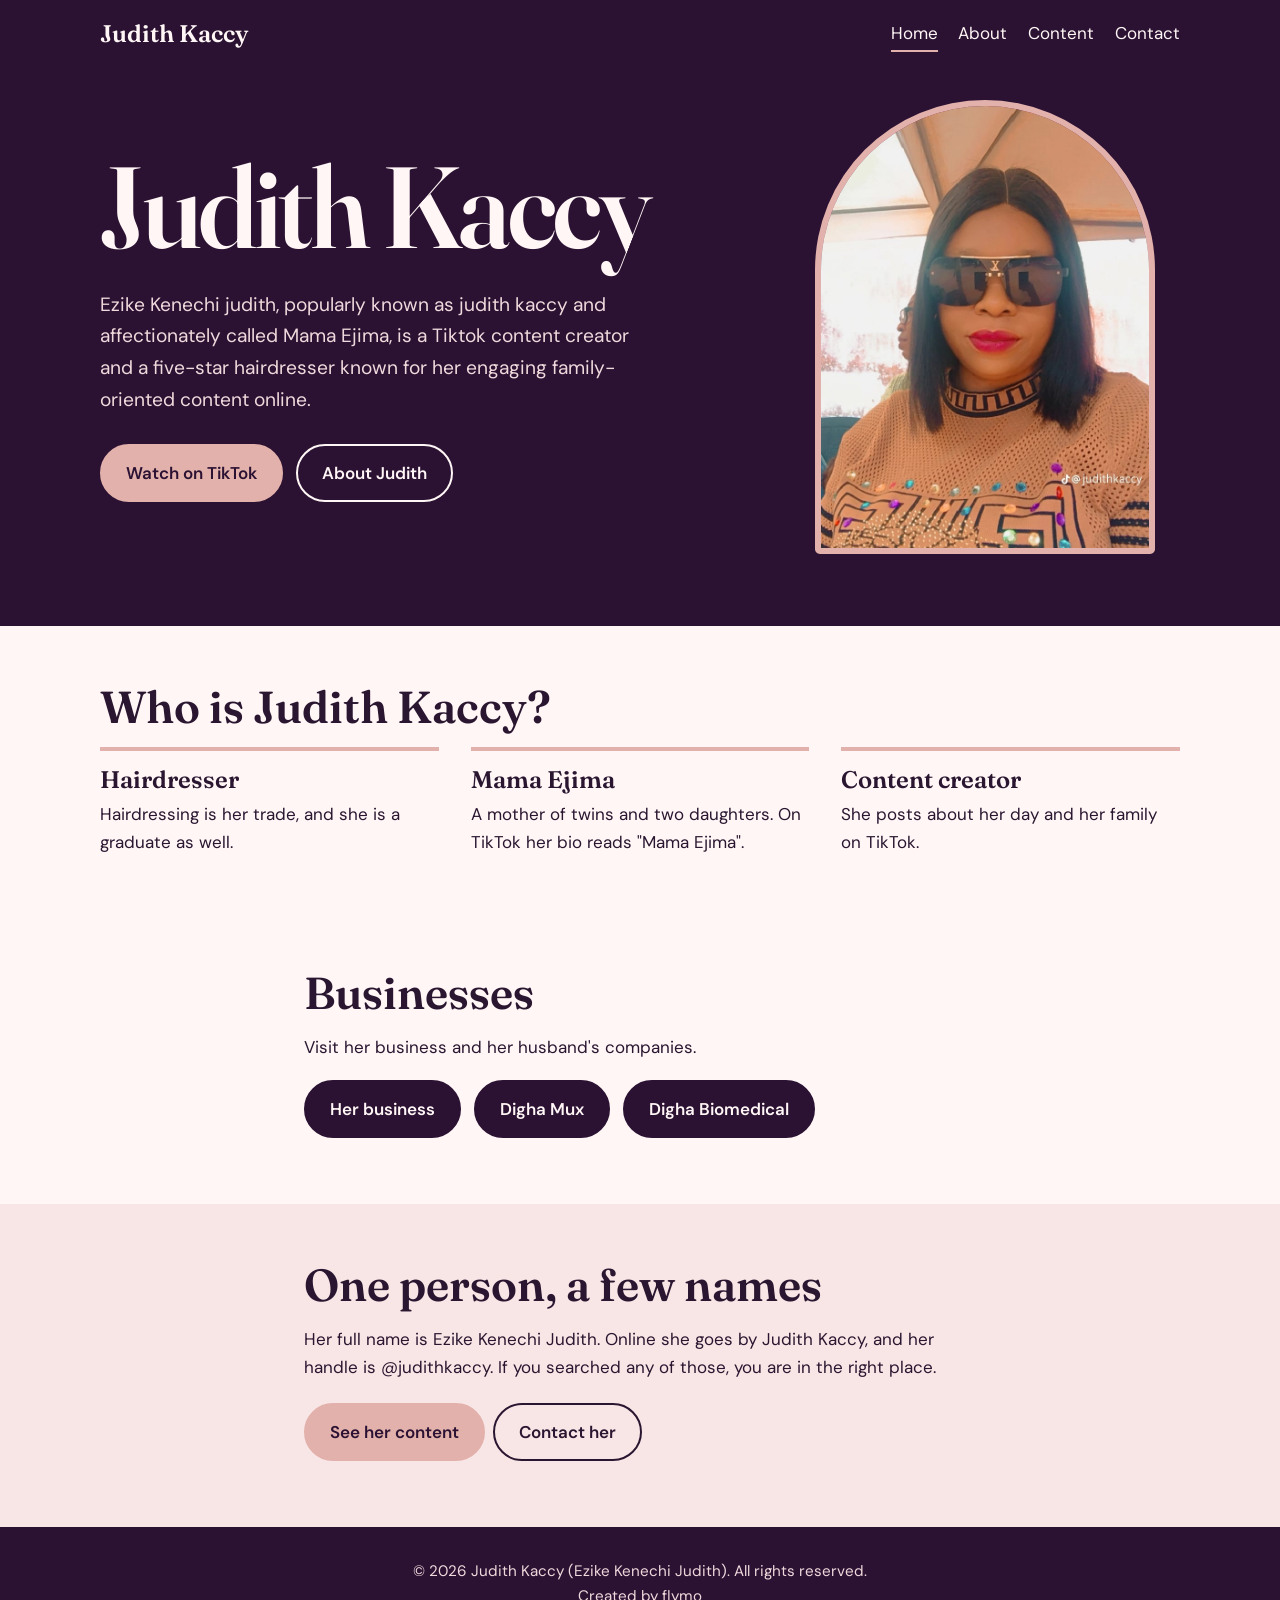
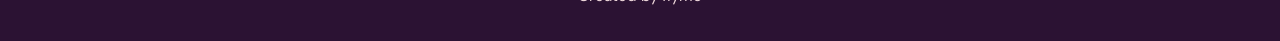
<file: index.html>
<!DOCTYPE html>
<html lang="en">
<head>
<meta charset="utf-8">
<meta name="viewport" content="width=device-width,initial-scale=1">
<title>Judith Kaccy (judithkaccy) | Hairdresser, TikTok Creator and Mama Ejima</title>
<meta name="description" content="Judith Kaccy, also known as judithkaccy, is a hairdresser, mother of twins and TikTok content creator who shares her days and her family.">
<meta name="keywords" content="Judith Kaccy, judithkaccy, Ezike Kenechi Judith, Mama Ejima, hairdresser, TikTok creator, family content">
<meta property="og:title" content="Judith Kaccy (judithkaccy) | Hairdresser, TikTok Creator and Mama Ejima">
<meta property="og:description" content="Judith Kaccy, also known as judithkaccy, is a hairdresser, mother of twins and TikTok content creator who shares her days and her family.">
<meta property="og:type" content="profile">
<meta property="og:image" content="images/judith.jpg">
<link rel="icon" type="image/png" href="favicon.png">
<link rel="preconnect" href="https://fonts.googleapis.com">
<link rel="preconnect" href="https://fonts.gstatic.com" crossorigin>
<link href="https://fonts.googleapis.com/css2?family=DM+Sans:wght@400;600&family=Fraunces:opsz,wght@9..144,600&display=swap" rel="stylesheet">
<link rel="stylesheet" href="style.css">
<script type="application/ld+json">
{
  "@context": "https://schema.org",
  "@graph": [
    {
      "@type": "WebSite",
      "@id": "https://judith-kaccy.vercel.app/#website",
      "url": "https://judith-kaccy.vercel.app/",
      "name": "Judith Kaccy",
      "publisher": {
        "@id": "https://judith-kaccy.vercel.app/#judith-kaccy"
      }
    },
    {
      "@type": "ProfilePage",
      "@id": "https://judith-kaccy.vercel.app/#profile",
      "url": "https://judith-kaccy.vercel.app/",
      "name": "About Judith Kaccy",
      "isPartOf": {
        "@id": "https://judith-kaccy.vercel.app/#website"
      },
      "mainEntity": {
        "@id": "https://judith-kaccy.vercel.app/#judith-kaccy"
      }
    },
    {
      "@type": "Person",
      "@id": "https://judith-kaccy.vercel.app/#judith-kaccy",
      "name": "Judith Kaccy",
      "alternateName": [
        "Ezike Kenechi Judith",
        "Mama Ejima"
      ],
      "url": "https://judith-kaccy.vercel.app/",
      "image": "https://judith-kaccy.vercel.app/images/judith.jpg",
      "description": "Judith Kaccy, also known as Ezike Kenechi Judith, is a hairdresser, TikTok content creator and Chancellor.",
      "jobTitle": [
        "Hairdresser",
        "TikTok Content Creator",
        "Chancellor"
      ],
      "sameAs": [
        "https://www.tiktok.com/@judithkaccy",
        "https://www.facebook.com/share/1BxnoqRags/"
      ],
      "spouse": {
        "@id": "https://judith-kaccy.vercel.app/#ubah-chuma"
      }
    },
    {
      "@type": "Person",
      "@id": "https://judith-kaccy.vercel.app/#ubah-chuma",
      "name": "Engr. Ubah Chuma",
      "spouse": {
        "@id": "https://judith-kaccy.vercel.app/#judith-kaccy"
      }
    },
    {
      "@type": "Organization",
      "@id": "https://judith-kaccy.vercel.app/#kaccy-beauty-hair-salon",
      "name": "KACCY BEAUTY HAIR SALON"
    }
  ]
}
</script>
</head>
<body>
<header><div class="wrap nav"><a class="logo" href="index.html">Judith Kaccy</a>
<nav aria-label="Main"><a href="index.html" aria-current="page">Home</a><a href="about.html">About</a><a href="content.html">Content</a><a href="contact.html">Contact</a></nav></div></header>
<main>
<div class="hero"><div class="wrap">
<div>
<h1>Judith Kaccy</h1>
<p class="lead">Ezike Kenechi judith, popularly known as judith kaccy and affectionately called Mama Ejima, is a Tiktok content creator and a five-star hairdresser known for her engaging family-oriented content online.</p>
<a class="btn" data-link="tiktok" href="#">Watch on TikTok</a>
<a class="btn alt" href="about.html">About Judith</a>
</div>
<div class="arch"><span aria-hidden="true">JK</span><img src="images/judith.jpg" alt="Judith Kaccy" onerror="this.remove()"></div>
</div></div>

<section><div class="wrap">
<h2>Who is Judith Kaccy?</h2>
<div class="three">
<div><h3>Hairdresser</h3><p>Hairdressing is her trade, and she is a graduate as well.</p></div>
<div><h3>Mama Ejima</h3><p>A mother of twins and two daughters. On TikTok her bio reads "Mama Ejima".</p></div>
<div><h3>Content creator</h3><p>She posts about her day and her family on TikTok.</p></div>
</div>
</div></section>

<section><div class="wrap prose">
<h2>Businesses</h2>
<p>Visit her business and her husband's companies.</p>
<p style="margin-top:1.2rem">
<a class="btn" data-link="hairBusiness" href="#" style="color:var(--blush);background:var(--plum);border-color:var(--plum)">Her business</a>
<a class="btn" data-link="dighaMux" href="#" style="color:var(--blush);background:var(--plum);border-color:var(--plum)">Digha Mux</a>
<a class="btn" data-link="dighaBiomedical" href="#" style="color:var(--blush);background:var(--plum);border-color:var(--plum)">Digha Biomedical</a>
</p>
</div></section>

<section class="tint"><div class="wrap prose">
<h2>One person, a few names</h2>
<p>Her full name is Ezike Kenechi Judith. Online she goes by Judith Kaccy, and her handle is @judithkaccy. If you searched any of those, you are in the right place.</p>
<p style="margin-top:1.4rem"><a class="btn" href="content.html">See her content</a><a class="btn alt" href="contact.html">Contact her</a></p>
</div></section>
</main>
<footer><div class="wrap">&copy; 2026 Judith Kaccy (Ezike Kenechi Judith). All rights reserved.<p>Created by flymo</p></div></footer>
<script src="script.js"></script>
</body>
</html>
</file>
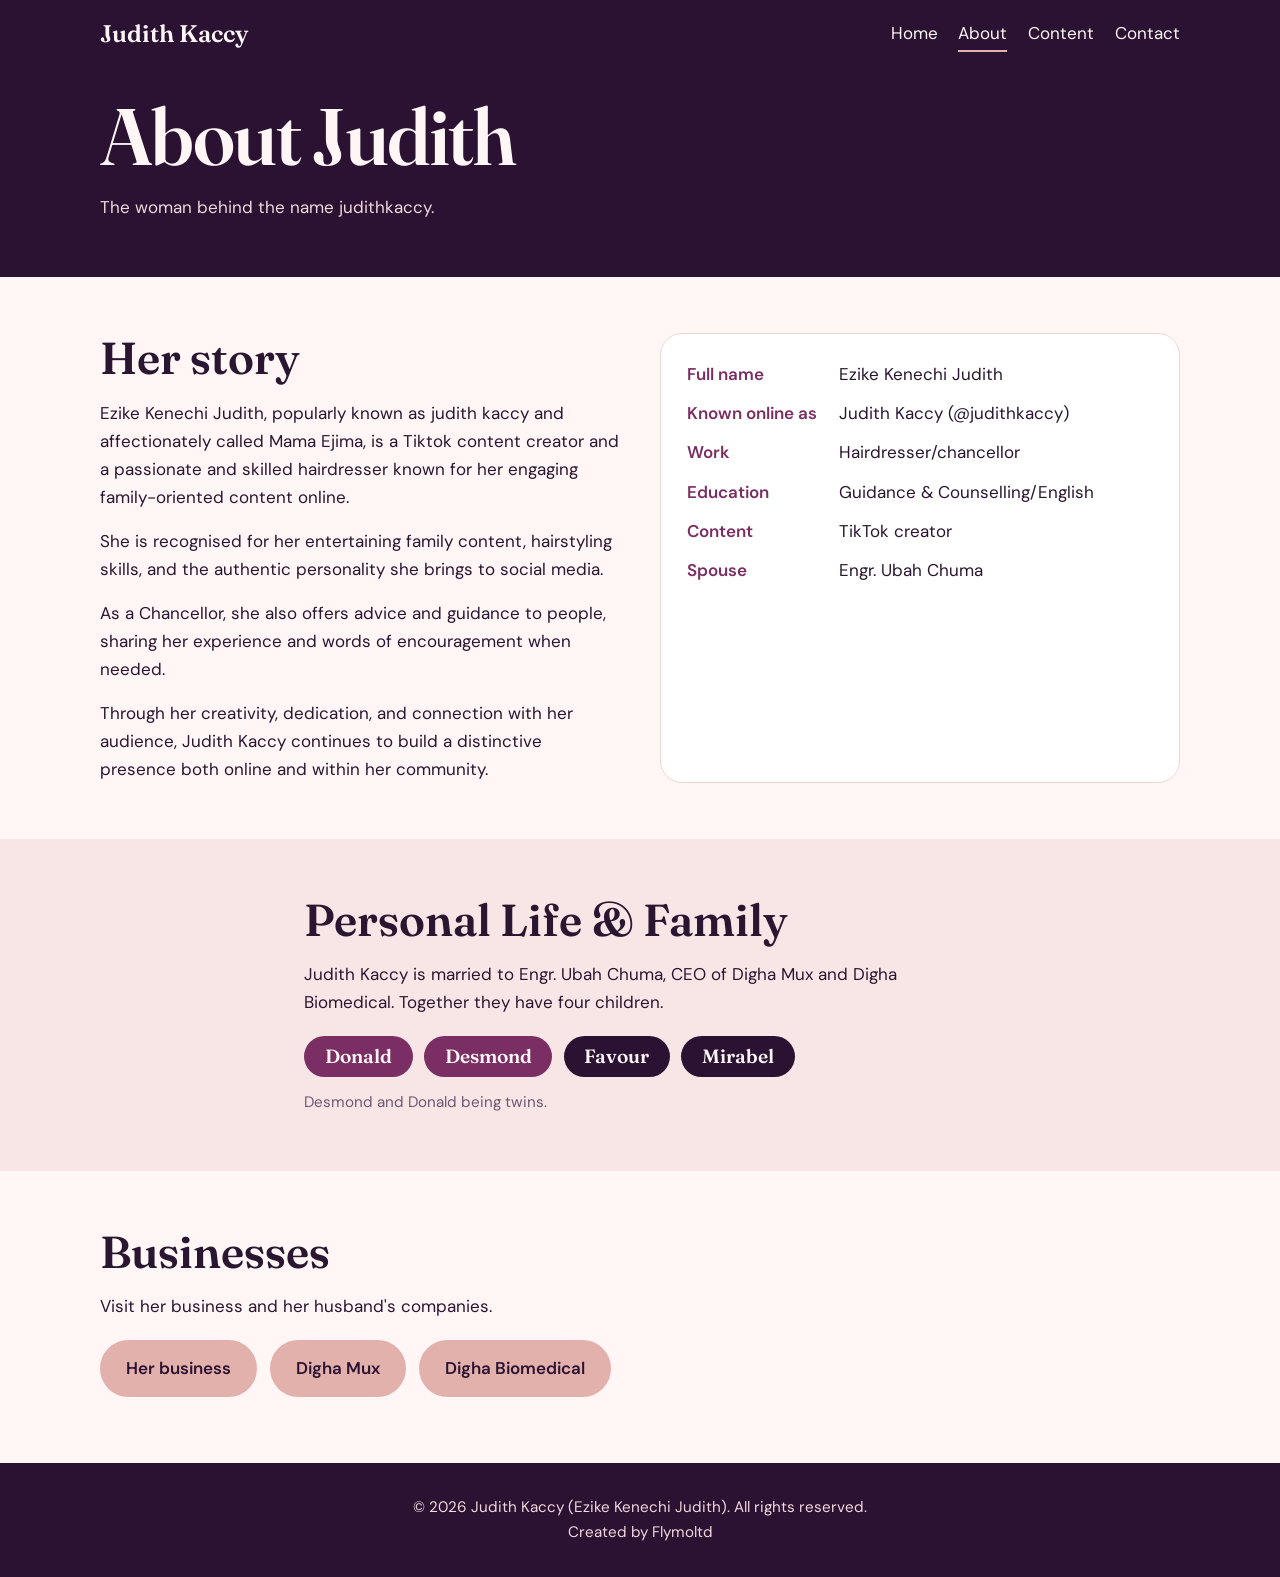
<file: about.html>
<!DOCTYPE html>
<html lang="en">
<head>
<meta charset="utf-8">
<meta name="viewport" content="width=device-width,initial-scale=1">
<title>About Judith Kaccy | Ezike Kenechi Judith</title>
<meta name="description" content="About Judith Kaccy (Ezike Kenechi Judith): hairdresser, graduate, TikTok creator, wife and mother of twins and two daughters.">
<meta name="keywords" content="Judith Kaccy, judithkaccy, Ezike Kenechi Judith, Mama Ejima, hairdresser, TikTok creator, family content">
<meta property="og:title" content="About Judith Kaccy | Ezike Kenechi Judith">
<meta property="og:description" content="About Judith Kaccy (Ezike Kenechi Judith): hairdresser, graduate, TikTok creator, wife and mother of twins and two daughters.">
<meta property="og:type" content="profile">
<meta property="og:image" content="images/judith.jpg">
<link rel="icon" type="image/png" href="favicon.png">
<link rel="preconnect" href="https://fonts.googleapis.com">
<link rel="preconnect" href="https://fonts.gstatic.com" crossorigin>
<link href="https://fonts.googleapis.com/css2?family=DM+Sans:wght@400;600&family=Fraunces:opsz,wght@9..144,600&display=swap" rel="stylesheet">
<link rel="stylesheet" href="style.css">
<script type="application/ld+json">
{
  "@context": "https://schema.org",
  "@type": "ProfilePage",
  "@id": "https://judith-kaccy.vercel.app/about.html#profile",
  "url": "https://judith-kaccy.vercel.app/about.html",
  "name": "About Judith Kaccy",
  "mainEntity": {
    "@type": "Person",
    "@id": "https://judith-kaccy.vercel.app/#judith-kaccy",
    "name": "Judith Kaccy",
    "alternateName": [
      "Ezike Kenechi Judith",
      "Mama Ejima"
    ],
    "url": "https://judith-kaccy.vercel.app/",
    "jobTitle": [
      "Hairdresser",
      "TikTok Content Creator",
      "Chancellor"
    ],
    "sameAs": [
      "https://www.tiktok.com/@judithkaccy",
      "https://www.facebook.com/share/1BxnoqRags/"
    ]
  }
}
</script>
</head><body>
<header><div class="wrap nav"><a class="logo" href="index.html">Judith Kaccy</a>
<nav aria-label="Main"><a href="index.html">Home</a><a href="about.html" aria-current="page">About</a><a href="content.html">Content</a><a href="contact.html">Contact</a></nav></div></header>
<main>
<div class="page-title"><div class="wrap"><h1>About Judith</h1><p>The woman behind the name judithkaccy.</p></div></div>

<section><div class="wrap two">
<div class="prose">
<h2>Her story</h2>
<p>Ezike Kenechi Judith, popularly known as judith kaccy and affectionately called Mama Ejima, is a Tiktok content creator and a passionate and skilled hairdresser known for her engaging family-oriented content online.</p>
<p>She is recognised for her entertaining family content, hairstyling skills, and the authentic personality she brings to social media.</p>
<p>As a Chancellor, she also offers advice and guidance to people, sharing her experience and words of encouragement when needed.</p>
<p>Through her creativity, dedication, and connection with her audience, Judith Kaccy continues to build a distinctive presence both online and within her community.</p>
</div>
<div class="panel"><dl>
<dt>Full name</dt><dd>Ezike Kenechi Judith</dd>
<dt>Known online as</dt><dd>Judith Kaccy (@judithkaccy)</dd>
<dt>Work</dt><dd>Hairdresser/chancellor</dd>
<dt>Education</dt><dd>Guidance & Counselling/English</dd>
<dt>Content</dt><dd>TikTok creator</dd>
<dt>Spouse</dt><dd>Engr. Ubah Chuma</dd>
</dl></div>
</div></section>

<section class="tint"><div class="wrap prose">
<h2>Personal Life & Family</h2>
<p>Judith Kaccy is married to Engr. Ubah Chuma, CEO of Digha Mux and Digha Biomedical. Together they have four children.</p>
<ul class="names" aria-label="Her children">
<li class="twin">Donald</li><li class="twin">Desmond</li><li>Favour</li><li>Mirabel</li>
</ul>
<p class="small">Desmond and Donald being twins.</p>
</div></section>

<section><div class="wrap">
<h2>Businesses</h2>
<p class="prose">Visit her business and her husband's companies.</p>
<p style="margin-top:1.2rem">
<a class="btn" data-link="hairBusiness" href="#">Her business</a>
<a class="btn" data-link="dighaMux" href="#">Digha Mux</a>
<a class="btn" data-link="dighaBiomedical" href="#">Digha Biomedical</a>
</p>
</div></section>
</main>
<footer><div class="wrap">&copy; 2026 Judith Kaccy (Ezike Kenechi Judith). All rights reserved.<p>Created by Flymoltd</p></div></footer>
<script src="script.js"></script>
</body>
</html>
</file>
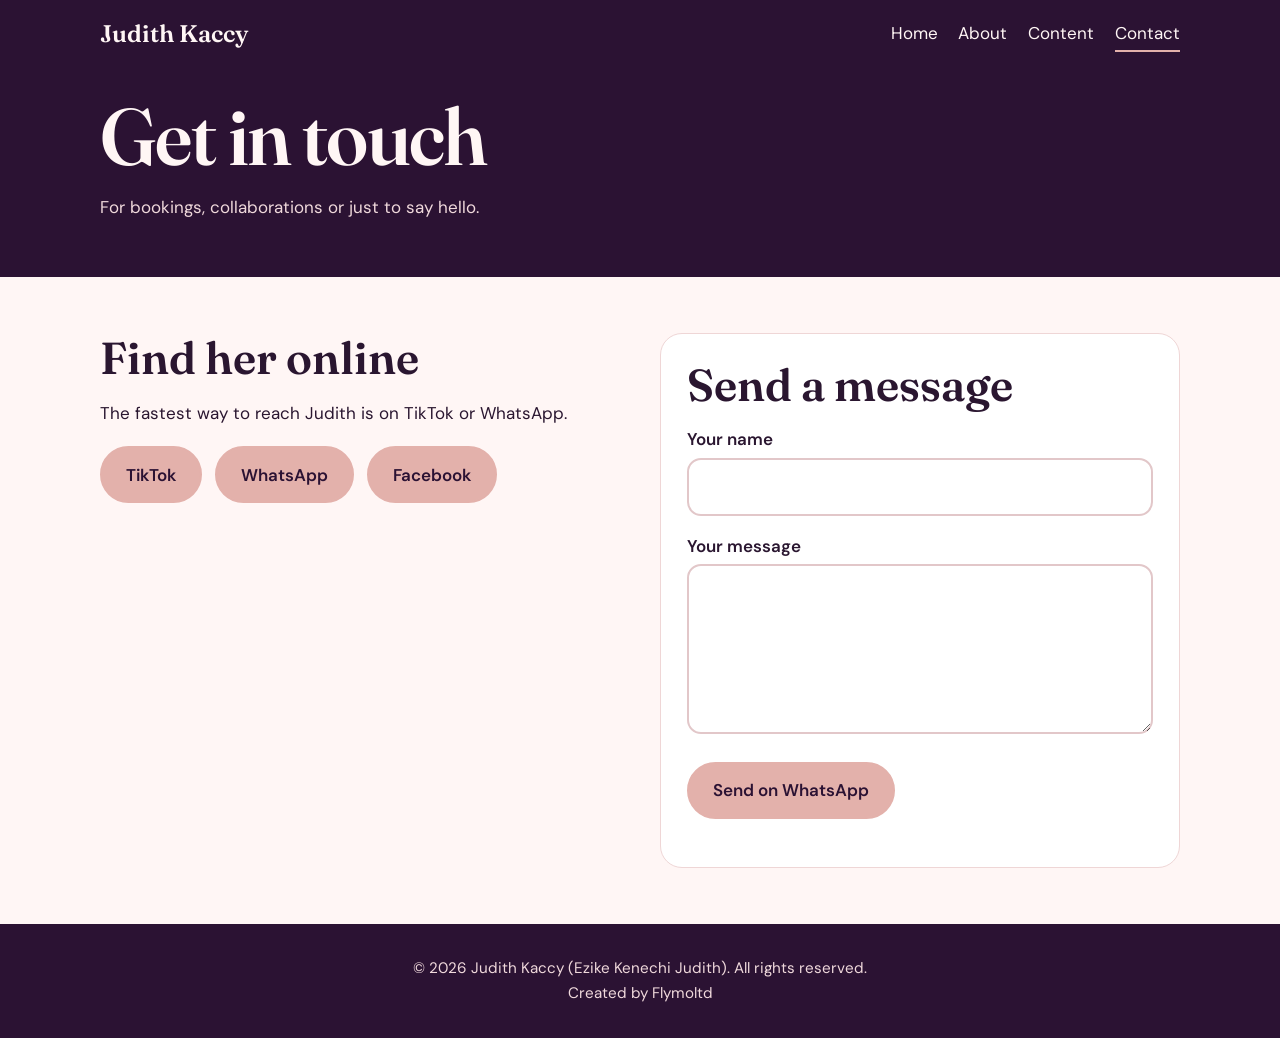
<file: contact.html>
<!DOCTYPE html>
<html lang="en">
<head>
<meta charset="utf-8">
<meta name="viewport" content="width=device-width,initial-scale=1">
<title>Contact Judith Kaccy</title>
<meta name="description" content="Get in touch with Judith Kaccy (judithkaccy) on TikTok, Facebook or WhatsApp.">
<meta name="keywords" content="Judith Kaccy, judithkaccy, Ezike Kenechi Judith, Mama Ejima, hairdresser, TikTok creator, family content">
<meta property="og:title" content="Contact Judith Kaccy">
<meta property="og:description" content="Get in touch with Judith Kaccy (judithkaccy) on TikTok, Facebook or WhatsApp.">
<meta property="og:type" content="profile">
<meta property="og:image" content="images/judith.jpg">
<link rel="icon" type="image/png" href="favicon.png"
<link rel="preconnect" href="https://fonts.googleapis.com">
<link rel="preconnect" href="https://fonts.gstatic.com" crossorigin>
<link href="https://fonts.googleapis.com/css2?family=DM+Sans:wght@400;600&family=Fraunces:opsz,wght@9..144,600&display=swap" rel="stylesheet">
<link rel="stylesheet" href="style.css">
</head><body>
<header><div class="wrap nav"><a class="logo" href="index.html">Judith Kaccy</a>
<nav aria-label="Main"><a href="index.html">Home</a><a href="about.html">About</a><a href="content.html">Content</a><a href="contact.html" aria-current="page">Contact</a></nav></div></header>
<main>
<div class="page-title"><div class="wrap"><h1>Get in touch</h1><p>For bookings, collaborations or just to say hello.</p></div></div>

<section><div class="wrap two">
<div class="prose">
<h2>Find her online</h2>
<p>The fastest way to reach Judith is on TikTok or WhatsApp.</p>
<p style="margin-top:1.2rem">
<a class="btn" data-link="tiktok" href="#">TikTok</a>
<a class="btn" data-link="whatsapp" href="#">WhatsApp</a>
<a class="btn" data-link="facebook" href="#">Facebook</a>
</p>
</div>
<div class="panel">
<h2>Send a message</h2>
<form id="msg">
<label for="name">Your name</label>
<input id="name" name="name" required autocomplete="name">
<label for="message">Your message</label>
<textarea id="message" name="message" rows="5" required></textarea>
<button class="btn" type="submit">Send on WhatsApp</button>
<p id="note" role="status"></p>
</form>
</div>
</div></section>
</main>
<footer><div class="wrap">&copy; 2026 Judith Kaccy (Ezike Kenechi Judith). All rights reserved.<p>Created by Flymoltd</p></div></footer>
<script src="script.js"></script>
</body>
</html>
</file>
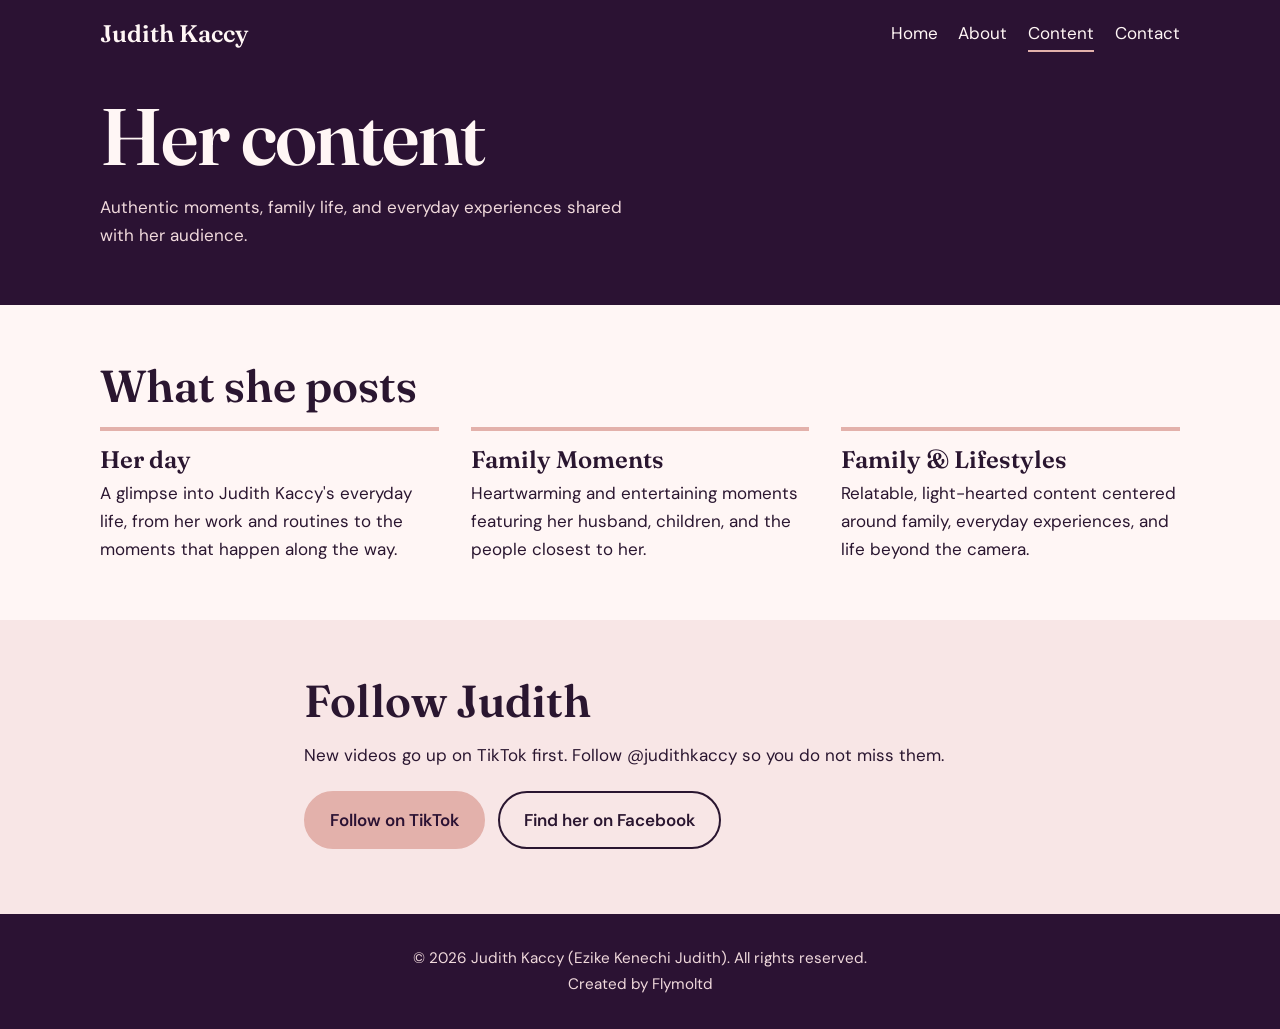
<file: content.html>
<!DOCTYPE html>
<html lang="en">
<head>
<meta charset="utf-8">
<meta name="viewport" content="width=device-width,initial-scale=1">
<title>Judith Kaccy on TikTok | Daily Life and Family Content</title>
<meta name="description" content="What Judith Kaccy (judithkaccy) posts on TikTok: her day, her family and family content from Mama Ejima.">
<meta name="keywords" content="Judith Kaccy, judithkaccy, Ezike Kenechi Judith, Mama Ejima, hairdresser, TikTok creator, family content">
<meta property="og:title" content="Judith Kaccy on TikTok | Daily Life and Family Content">
<meta property="og:description" content="What Judith Kaccy (judithkaccy) posts on TikTok: her day, her family and family content from Mama Ejima.">
<meta property="og:type" content="profile">
<meta property="og:image" content="images/judith.jpg">
<link rel="icon" type="image/png" href="favicon.png"
<link rel="preconnect" href="https://fonts.googleapis.com">
<link rel="preconnect" href="https://fonts.gstatic.com" crossorigin>
<link href="https://fonts.googleapis.com/css2?family=DM+Sans:wght@400;600&family=Fraunces:opsz,wght@9..144,600&display=swap" rel="stylesheet">
<link rel="stylesheet" href="style.css">
</head><body>
<header><div class="wrap nav"><a class="logo" href="index.html">Judith Kaccy</a>
<nav aria-label="Main"><a href="index.html">Home</a><a href="about.html">About</a><a href="content.html" aria-current="page">Content</a><a href="contact.html">Contact</a></nav></div></header>
<main>
<div class="page-title"><div class="wrap"><h1>Her content</h1><p>Authentic moments, family life, and everyday experiences shared with her audience.</p></div></div>

<section><div class="wrap">
<h2>What she posts</h2>
<div class="three">
<div><h3>Her day</h3><p>A glimpse into Judith Kaccy's everyday life, from her work and routines to the moments that happen along the way.</p></div>
<div><h3>Family Moments</h3><p>Heartwarming and entertaining moments featuring her husband, children, and the people closest to her.</p></div>
<div><h3>Family & Lifestyles</h3><p>Relatable, light-hearted content centered around family, everyday experiences, and life beyond the camera.</p></div>
</div>
</div></section>

<section class="tint"><div class="wrap prose">
<h2>Follow Judith</h2>
<p>New videos go up on TikTok first. Follow @judithkaccy so you do not miss them.</p>
<p style="margin-top:1.4rem">
<a class="btn" data-link="tiktok" href="#">Follow on TikTok</a>
<a class="btn alt" data-link="facebook" href="#" style="color:var(--ink)">Find her on Facebook</a>
</p>
</div></section>
</main>
<footer><div class="wrap">&copy; 2026 Judith Kaccy (Ezike Kenechi Judith). All rights reserved.<p>Created by Flymoltd</p></div></footer>
<script src="script.js"></script>
</body>
</html>
</file>
<file: style.css>
:root{--plum:#2b1233;--berry:#7a2e63;--rose:#e3b1ab;--gold:#c9966b;--blush:#fff6f5;--ink:#2a1630;--muted:#6d5870;--r:22px}
*{box-sizing:border-box;margin:0}
html{scroll-behavior:smooth}
body{font:17px/1.65 "DM Sans",system-ui,sans-serif;color:var(--ink);background:var(--blush)}
h1,h2,h3,.logo{font-family:Fraunces,Georgia,serif;line-height:1.1;font-weight:600}
a{color:inherit}
.wrap{width:min(1080px,100% - 2.5rem);margin-inline:auto}
header{background:var(--plum);color:var(--blush)}
.nav{display:flex;justify-content:space-between;align-items:center;gap:.5rem 1.5rem;flex-wrap:wrap;padding:1rem 0}
.logo{font-size:1.5rem;text-decoration:none}
.nav nav{display:flex;gap:1.3rem}
.nav nav a{text-decoration:none;border-bottom:2px solid transparent;padding:.2rem 0}
.nav nav a:hover,.nav nav a[aria-current]{border-color:var(--rose)}
.hero{background:var(--plum);color:var(--blush);padding:2rem 0 4.5rem}
.hero .wrap{display:grid;gap:2.5rem;align-items:center}
.hero h1{font-size:clamp(3.4rem,12vw,7.2rem);letter-spacing:-.03em}
.lead{font-size:1.2rem;max-width:34rem;color:#f0d9dc;margin:1.2rem 0 1.8rem}
.arch{width:100%;max-width:340px;justify-self:center;aspect-ratio:3/4;border-radius:999px 999px 28px 28px;border:6px solid var(--rose);background:linear-gradient(160deg,var(--berry),var(--gold));display:grid;place-items:center;overflow:hidden}
.arch img{grid-area:1/1;width:100%;height:100%;object-fit:cover}
.arch span{grid-area:1/1;font:600 4.5rem Fraunces,serif;color:var(--blush)}
.btn{display:inline-block;padding:.8rem 1.5rem;margin:0 .5rem .6rem 0;border-radius:999px;border:2px solid var(--rose);background:var(--rose);color:var(--plum);font-weight:600;text-decoration:none}
.btn.alt{background:none;color:inherit;border-color:currentColor}
.btn:hover{filter:brightness(1.08)}
.soon{opacity:.5;cursor:not-allowed}
a:focus-visible,input:focus-visible,textarea:focus-visible,button:focus-visible{outline:3px solid var(--gold);outline-offset:3px}
.page-title{background:var(--plum);color:var(--blush);padding:1.5rem 0 3.5rem}
.page-title h1{font-size:clamp(2.6rem,9vw,5rem);letter-spacing:-.02em}
.page-title p{max-width:34rem;margin-top:.8rem;color:#f0d9dc}
section{padding:3.5rem 0}
section h2{font-size:clamp(1.9rem,5vw,2.8rem);margin-bottom:1rem}
section p+p{margin-top:1rem}
.prose{max-width:42rem}
.three{display:grid;gap:2rem}
.three>div{border-top:4px solid var(--rose);padding-top:1rem}
.three h3{font-size:1.5rem;margin-bottom:.4rem}
.tint{background:#f8e6e6}
.two{display:grid;gap:2.5rem}
.panel{background:#fff;border:1px solid #efd6d6;border-radius:var(--r);padding:1.6rem}
dl{display:grid;grid-template-columns:auto 1fr;gap:.7rem 1.4rem}
dt{font-weight:600;color:var(--berry)}
.names{display:flex;flex-wrap:wrap;gap:.7rem;list-style:none;padding:0;margin:1.2rem 0 .8rem}
.names li{padding:.55rem 1.3rem;border-radius:999px;background:var(--plum);color:var(--blush);font:600 1.2rem Fraunces,serif}
.names li.twin{background:var(--berry)}
.small{color:var(--muted);font-size:.95rem}
label{display:block;font-weight:600;margin:1rem 0 .3rem}
input,textarea{width:100%;font:inherit;padding:.8rem 1rem;border:2px solid #e2c7c9;border-radius:14px;background:#fff}
button.btn{cursor:pointer;font:inherit;font-weight:600;margin-top:1.2rem}
#note{margin-top:.8rem;color:var(--berry)}
footer{background:var(--plum);color:#f0d9dc;padding:2rem 0;text-align:center;font-size:.95rem}
@media(min-width:820px){
.hero .wrap{grid-template-columns:1.25fr .75fr}
.three{grid-template-columns:repeat(3,1fr)}
.two{grid-template-columns:1fr 1fr}
}
@media(prefers-reduced-motion:reduce){html{scroll-behavior:auto}}
</file>
